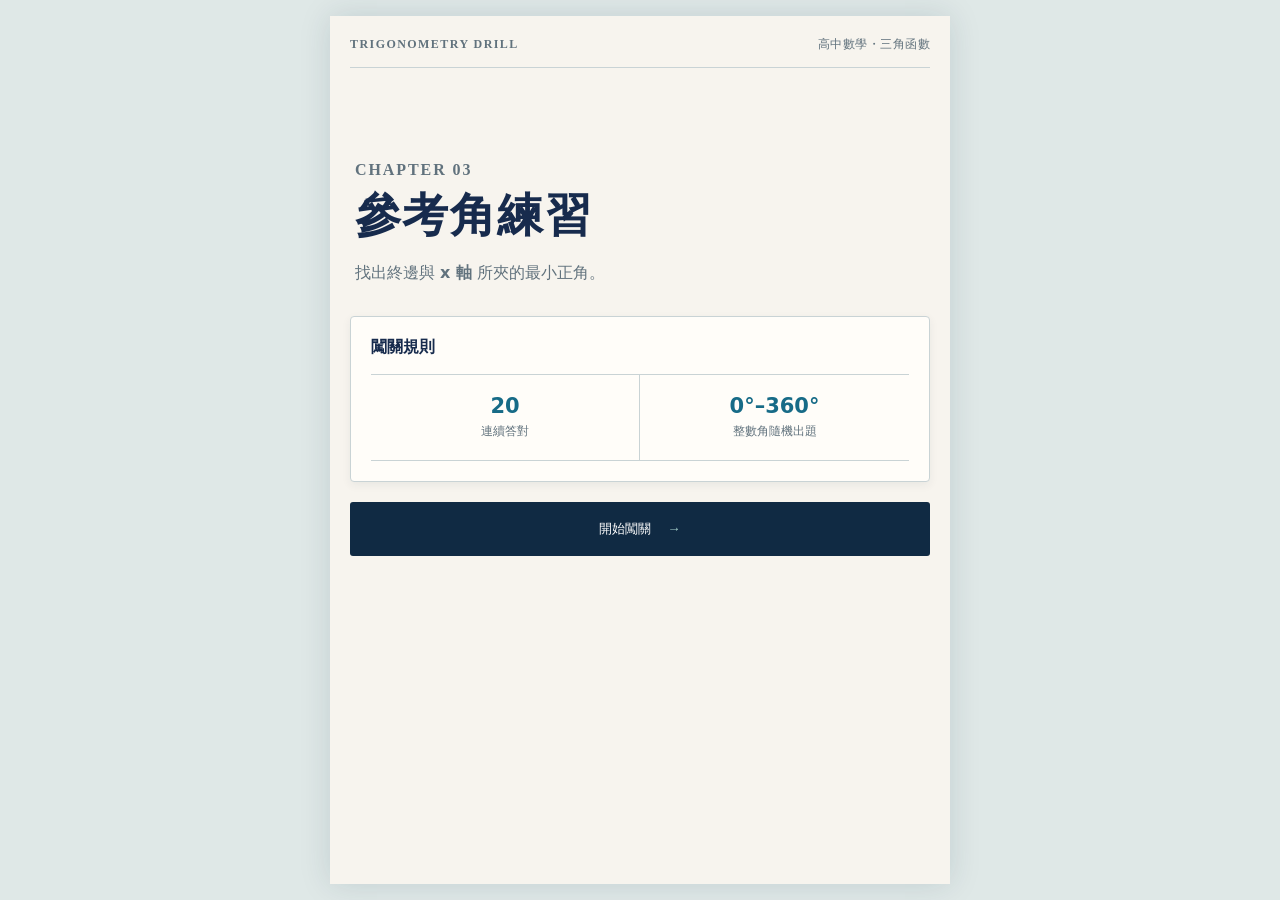
<file: index.html>
<!doctype html>
<html lang="zh-Hant">
<head>
  <meta charset="utf-8">
  <meta name="viewport" content="width=device-width, initial-scale=1, viewport-fit=cover">
  <meta name="theme-color" content="#102a43">
  <title>參考角練習｜三角函數</title>
  <link rel="manifest" href="manifest.webmanifest">
  <link rel="icon" href="icons/icon.svg" type="image/svg+xml">
  <link rel="apple-touch-icon" href="icons/icon-192.png">
  <link rel="stylesheet" href="style.css">
</head>
<body>
  <main class="app-shell">
    <header class="site-header"><span class="eyebrow">TRIGONOMETRY DRILL</span><span class="unit">高中數學・三角函數</span></header>

    <section id="home-screen" class="screen active">
      <div class="hero">
        <p class="chapter">CHAPTER 03</p>
        <h1>參考角練習</h1>
        <p>找出終邊與 <strong>x 軸</strong> 所夾的最小正角。</p>
      </div>
      <article class="panel rules">
        <h2>闖關規則</h2>
        <div class="rule-grid two-columns"><div><b>20</b><span>連續答對</span></div><div><b>0°–360°</b><span>整數角隨機出題</span></div></div>
      </article>
      <button id="start-button" class="primary-button">開始闖關 <span>→</span></button>
    </section>

    <section id="quiz-screen" class="screen">
      <div class="quiz-header"><button id="exit-button" class="icon-button" aria-label="離開">×</button><div class="streak-box"><span>連續答對</span><b id="streak-value">0 <small>/ 20</small></b></div></div>
      <div class="progress-track"><div id="progress-fill"></div></div>
      <div class="question-card">
        <p class="question-label">求下列角的參考角</p>
        <div class="angle-line"><span id="angle-value">136</span><sup>°</sup></div>
        <div class="answer-row"><input id="answer-input" inputmode="numeric" autocomplete="off" aria-label="參考角答案" readonly tabindex="-1"><span>°</span></div>
        <p id="feedback" class="feedback" aria-live="polite"></p>
      </div>
      <div class="reference-note"><span class="note-mark">i</span><span>參考角範圍為 <b>0° &lt; α &lt; 90°</b></span></div>
      <div class="keypad" aria-label="數字鍵盤">
        <button data-key="1">1</button><button data-key="2">2</button><button data-key="3">3</button>
        <button data-key="4">4</button><button data-key="5">5</button><button data-key="6">6</button>
        <button data-key="7">7</button><button data-key="8">8</button><button data-key="9">9</button>
        <button class="key-clear" data-key="clear">清除</button><button data-key="0">0</button><button class="key-delete" data-key="back" aria-label="刪除一位數字">⌫</button>
      </div>
      <button id="submit-button" class="primary-button">送出答案</button>
    </section>

    <section id="result-screen" class="screen result-screen">
      <div class="completion-mark">✓</div>
      <p class="chapter">MISSION COMPLETE</p>
      <h1>闖關成功</h1>
      <p class="result-summary">你已連續答對 20 題參考角題目。</p>
      <article class="panel result-panel"><div><span>作答時間</span><b id="elapsed-value">--:--</b></div><div><span>答錯次數</span><b id="mistake-value">0</b></div><div><span>最高連勝</span><b>20</b></div></article>
      <p id="upload-status" class="muted upload-status"></p>
      <button id="download-button" class="secondary-button">下載本次紀錄 CSV</button>
      <button id="again-button" class="primary-button">再挑戰一次</button>
      <button id="home-button" class="text-button">回到首頁</button>
    </section>

  </main>
  <script src="app.js"></script>
</body>
</html>
</file>
<file: style.css>
:root{--navy:#102a43;--ink:#172b4d;--blue:#176b87;--teal:#0d9488;--paper:#f7f4ee;--line:#c9d3d5;--soft:#eaf1ef;--muted:#61727d;--red:#b23a48;--gold:#c58a19}*{box-sizing:border-box}body{margin:0;background:#dfe8e7;color:var(--ink);font-family:"Noto Sans TC","Microsoft JhengHei",system-ui,sans-serif}.app-shell{width:min(100%,620px);min-height:100dvh;margin:auto;padding:20px 20px max(28px,env(safe-area-inset-bottom));background:var(--paper);display:flex;flex-direction:column}.site-header{display:flex;justify-content:space-between;align-items:center;border-bottom:1px solid var(--line);padding-bottom:14px;color:var(--muted);font-size:12px;letter-spacing:.04em}.eyebrow,.chapter{font-family:Georgia,serif;font-weight:bold;letter-spacing:.12em}.screen{display:none;flex:1;flex-direction:column}.screen.active{display:flex}.hero{padding:clamp(42px,10vh,88px) 5px 28px}.chapter{margin:0 0 8px;color:var(--teal);font-size:12px}.hero h1,h1{font-family:Georgia,"Noto Serif TC",serif;font-size:clamp(34px,8vw,46px);letter-spacing:.03em;margin:0 0 12px}.hero p{line-height:1.8;margin:0;color:var(--muted);font-size:16px}.panel{background:#fffdf9;border:1px solid var(--line);border-radius:4px;padding:20px;box-shadow:0 3px 10px #102a4310}.rules h2,.settings-panel h2,.guide h2{font-size:16px;margin:0 0 16px}.rule-grid{display:grid;grid-template-columns:repeat(3,1fr);border-top:1px solid var(--line);border-bottom:1px solid var(--line)}.rule-grid div{display:flex;flex-direction:column;min-height:85px;justify-content:center;align-items:center;border-right:1px solid var(--line)}.rule-grid div:last-child{border:0}.rule-grid.two-columns{grid-template-columns:repeat(2,1fr)}.rule-grid b{font-size:21px;color:var(--blue)}.rule-grid span{font-size:12px;color:var(--muted);margin-top:5px}.muted{color:var(--muted);font-size:13px;line-height:1.7}.primary-button,.secondary-button{border:0;border-radius:3px;min-height:54px;margin-top:20px;font:700 17px inherit;cursor:pointer}.primary-button{background:var(--navy);color:#fff}.primary-button span{margin-left:12px;color:#9fc9c5}.primary-button:active{background:#0b2034}.secondary-button{background:var(--soft);color:var(--ink);border:1px solid #b8cbc8}.text-button{background:transparent;border:0;color:var(--blue);font:14px inherit;margin-top:16px;padding:10px;cursor:pointer}.quiz-header{display:flex;justify-content:space-between;align-items:center;margin-top:28px}.icon-button{border:1px solid var(--line);background:transparent;border-radius:50%;width:35px;height:35px;font-size:24px;color:var(--muted);cursor:pointer}.streak-box{text-align:right}.streak-box span{display:block;font-size:12px;color:var(--muted)}.streak-box b{font-size:23px;color:var(--teal)}.streak-box small{font-size:13px;font-weight:500;color:var(--muted)}.progress-track{height:5px;background:#d7e1e0;margin:14px 0 0}.progress-track div{height:100%;width:0;background:var(--teal);transition:width .35s}.question-card{text-align:center;flex:1;display:flex;flex-direction:column;justify-content:center;padding-bottom:20px}.question-label{font-size:15px;color:var(--muted);letter-spacing:.08em}.angle-line{font:700 clamp(78px,24vw,126px) Georgia,serif;color:var(--navy);line-height:1;margin:18px 0 8px}.angle-line sup{font-size:.38em;color:var(--teal);vertical-align:top}.quadrant-hint{margin:0;color:var(--teal);font-size:14px;letter-spacing:.1em}.answer-row{display:flex;justify-content:center;align-items:center;gap:8px;margin-top:36px}.answer-row input{width:140px;height:58px;border:0;border-bottom:2px solid var(--ink);background:transparent;text-align:center;color:var(--ink);font:700 34px Georgia,serif;outline:0}.answer-row span{font:700 28px Georgia,serif}.feedback{height:24px;margin:18px 0 0;font-weight:bold;font-size:14px}.feedback.ok{color:var(--teal)}.feedback.bad{color:var(--red)}.reference-note{border-left:3px solid var(--gold);background:#fff8df;padding:12px;display:flex;gap:10px;align-items:flex-start;font-size:13px}.note-mark{color:var(--gold);border:1px solid var(--gold);border-radius:50%;width:18px;height:18px;text-align:center;font-weight:bold}.keypad{display:grid;grid-template-columns:repeat(3,1fr);gap:8px;margin-top:14px}.keypad button{height:48px;border:1px solid #bdcbca;border-radius:3px;background:#fffdf9;color:var(--ink);font:700 20px Georgia,serif;cursor:pointer;touch-action:manipulation}.keypad button:active{background:#dce9e7;transform:translateY(1px)}.keypad .key-clear{font:700 13px inherit;color:var(--muted)}.keypad .key-delete{font-family:system-ui;font-size:22px;color:var(--blue)}.result-screen{text-align:center;justify-content:center}.completion-mark{margin:0 auto 20px;background:var(--teal);color:#fff;border-radius:50%;width:68px;height:68px;display:grid;place-items:center;font-size:38px}.result-summary{color:var(--muted);line-height:1.7}.result-panel{display:grid;grid-template-columns:repeat(3,1fr);margin-top:22px;padding:0}.result-panel div{padding:18px 5px;border-right:1px solid var(--line)}.result-panel div:last-child{border:0}.result-panel span{display:block;font-size:12px;color:var(--muted)}.result-panel b{font:700 20px Georgia,serif;color:var(--teal);display:block;margin-top:5px}.upload-status{min-height:22px}.back-button{align-self:flex-start;border:0;background:transparent;color:var(--blue);font:15px inherit;padding:15px 0;margin-top:8px;cursor:pointer}.settings-panel{margin-top:12px}.settings-panel p{line-height:1.7;font-size:14px;color:var(--muted)}.settings-panel label{font-size:13px;font-weight:bold;display:block;margin:18px 0 7px}.settings-panel input{width:100%;padding:12px;border:1px solid var(--line);border-radius:3px;font:14px inherit}.settings-panel .secondary-button{width:100%;margin-top:12px;min-height:45px;font-size:15px}.guide{margin-top:14px}@media (min-width:621px){body{padding:16px}.app-shell{min-height:calc(100dvh - 32px);box-shadow:0 0 30px #102a4322}}@media (min-width:700px) and (min-height:700px){.keypad{max-width:380px;margin-left:auto;margin-right:auto}.keypad button{height:54px}}
</file>
